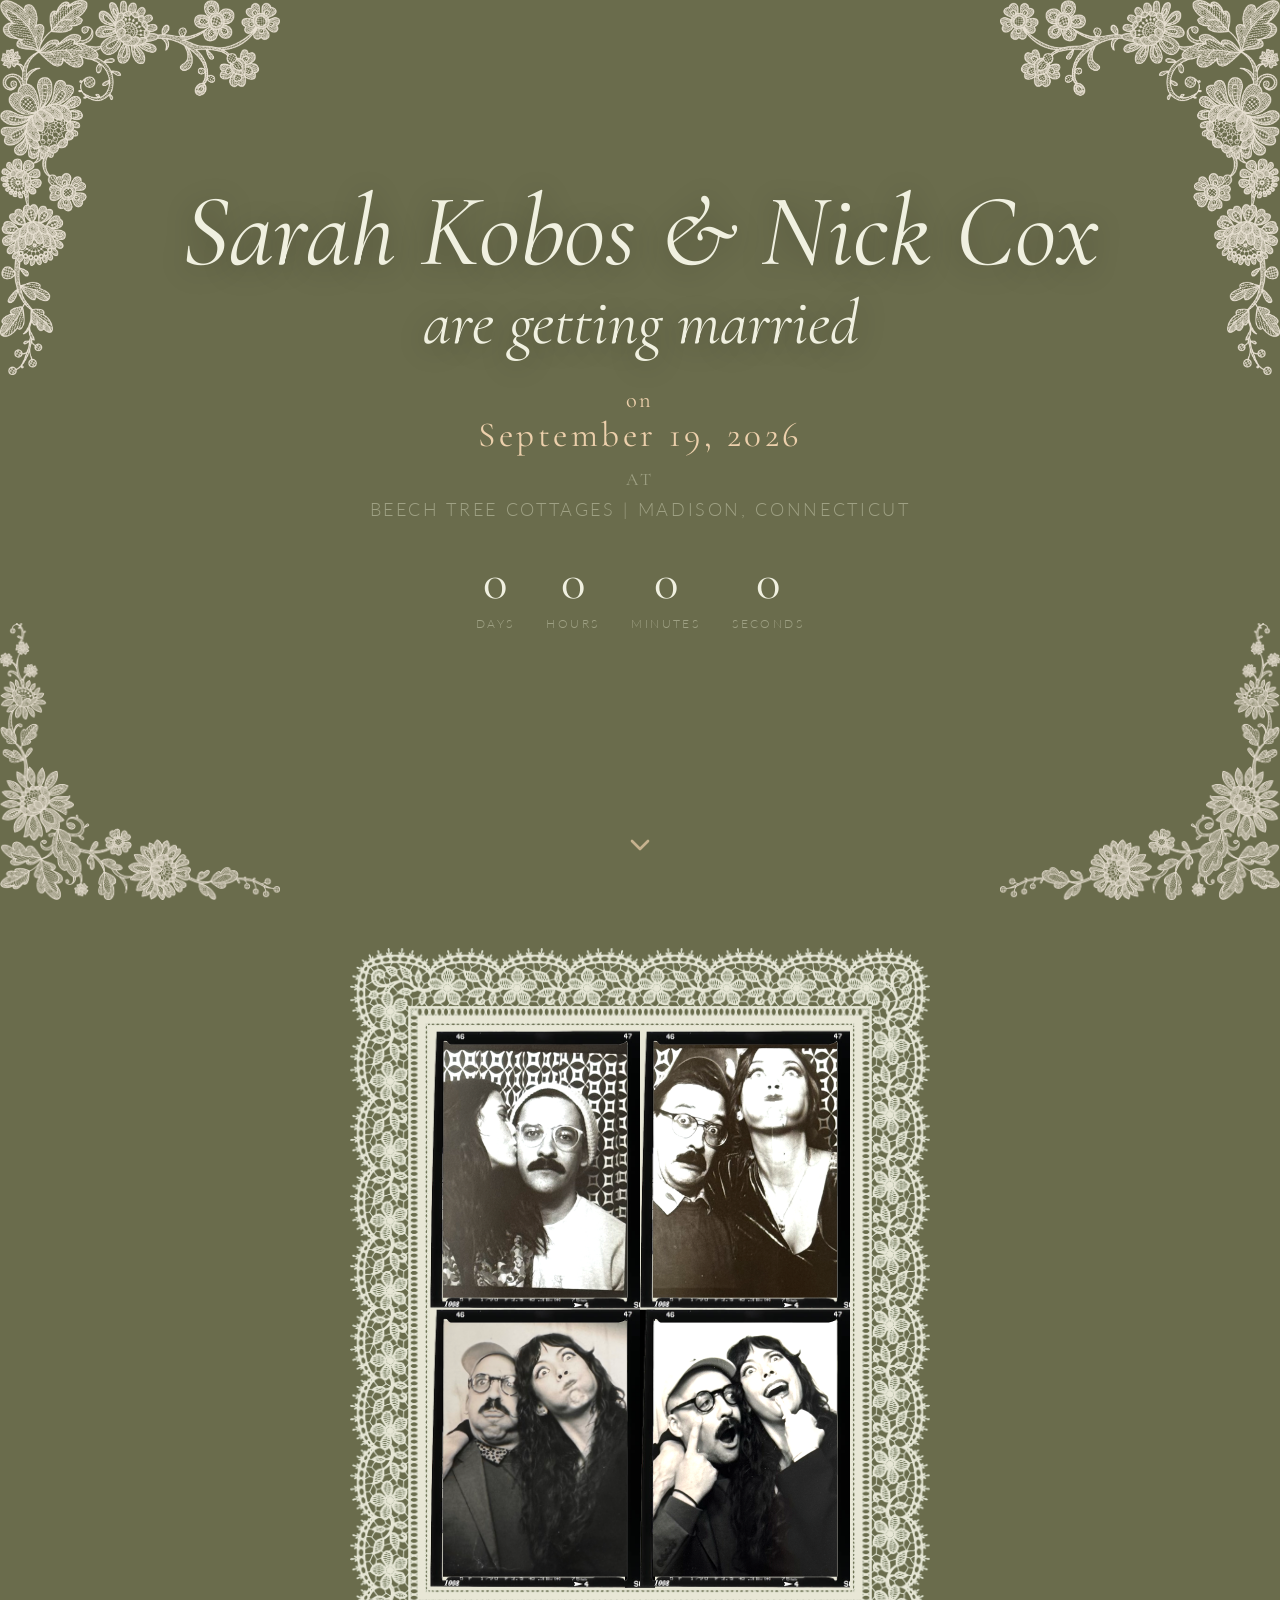
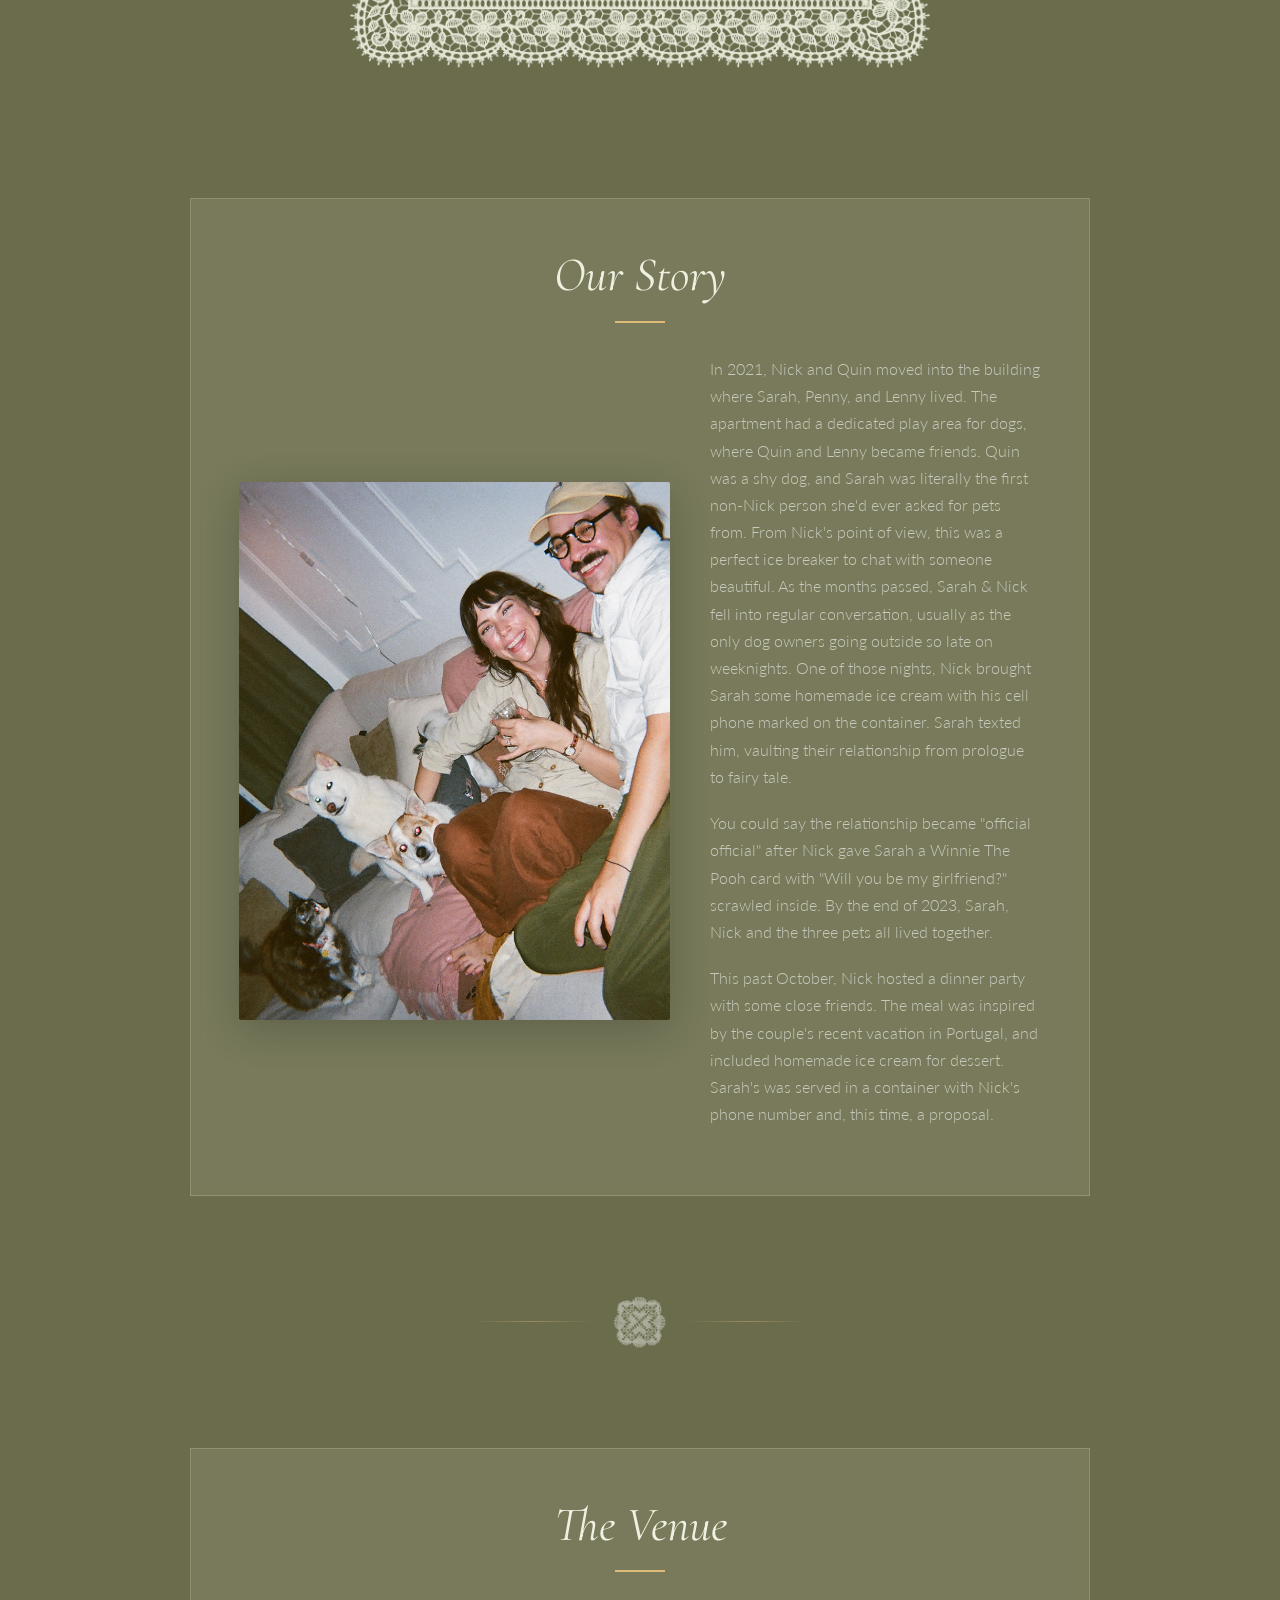
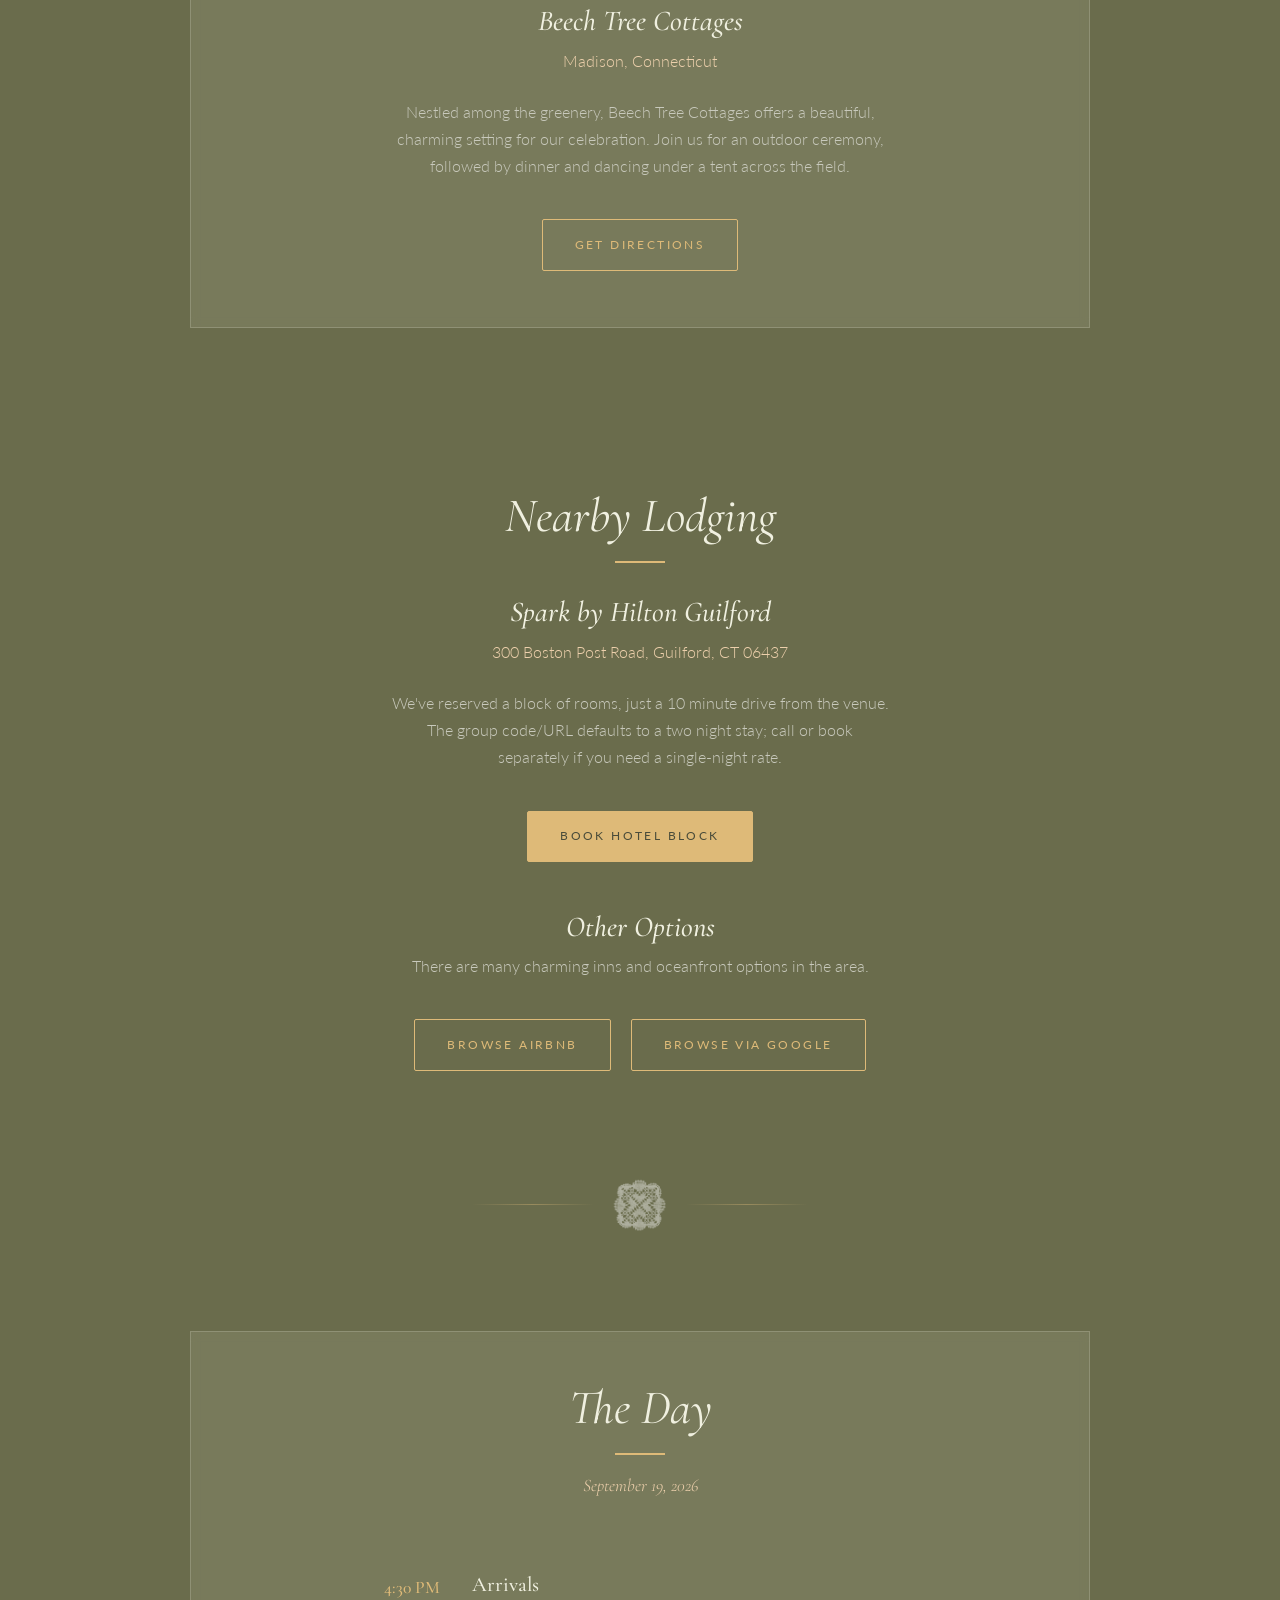
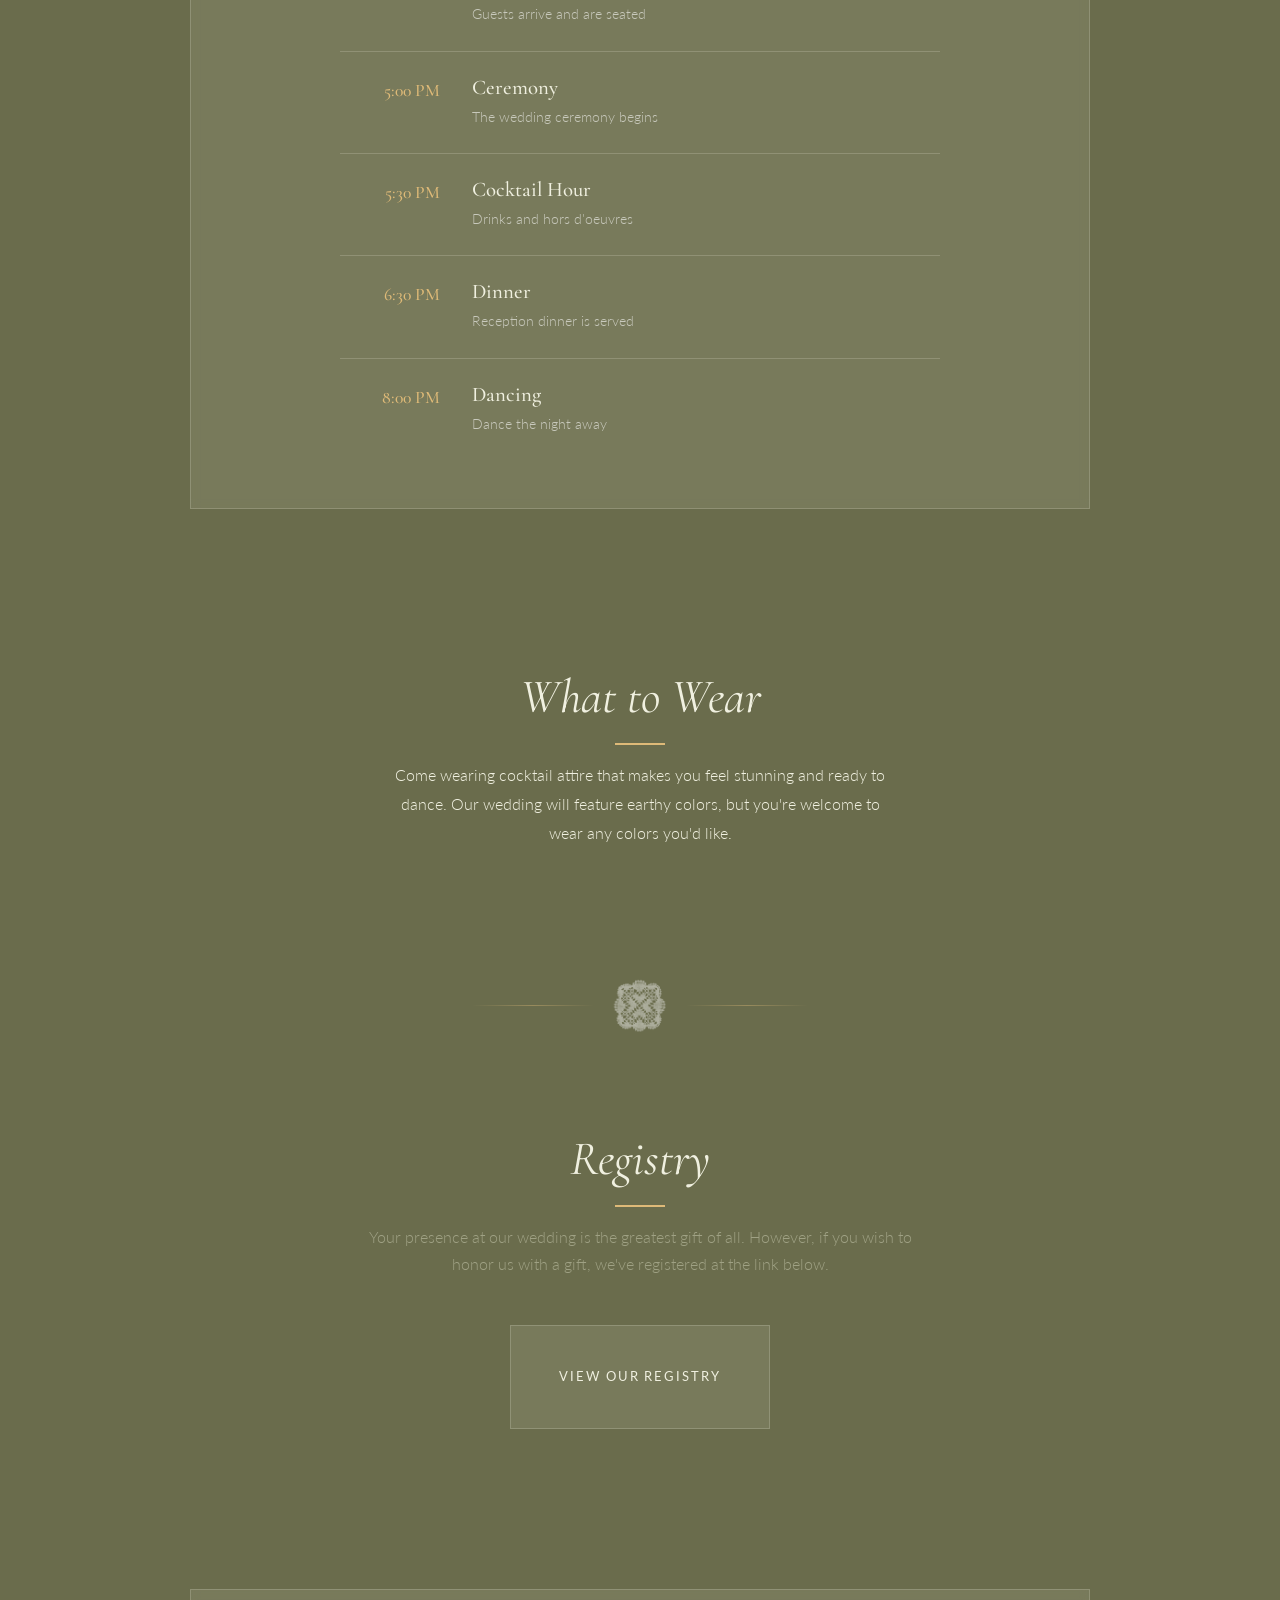
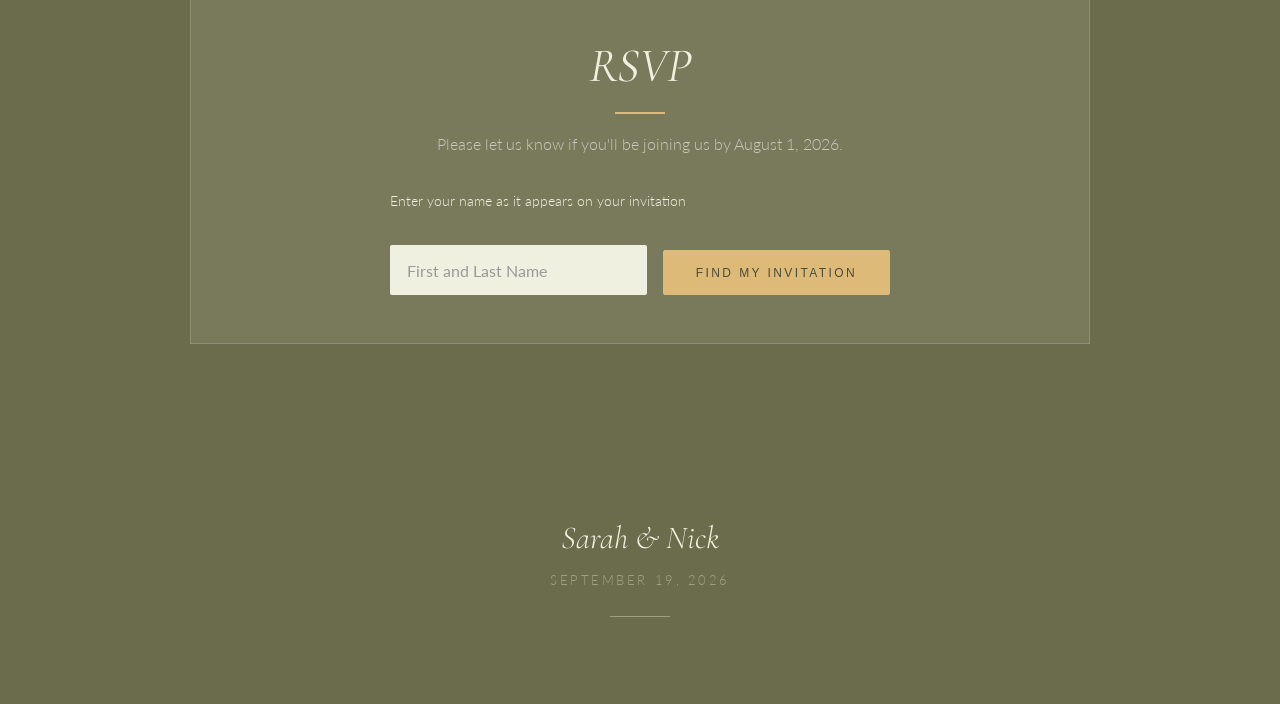
<file: index.html>
<!DOCTYPE html>
<html lang="en">
<head>
    <meta charset="UTF-8">
    <meta name="viewport" content="width=device-width, initial-scale=1.0">
    <title>Sarah & Nick | September 19, 2026</title>
    <meta name="description" content="Join us for the wedding of Sarah Kobos and Nick Cox on September 19, 2026 at Beech Tree Cottages in Madison, CT">

    <!-- Fonts -->
    <link rel="preconnect" href="https://fonts.googleapis.com">
    <link rel="preconnect" href="https://fonts.gstatic.com" crossorigin>
    <link href="https://fonts.googleapis.com/css2?family=Cormorant+Garamond:ital,wght@0,400;0,500;0,600;1,400;1,500;1,600&family=Lato:wght@300;400;700&display=swap" rel="stylesheet">

    <link rel="stylesheet" href="styles.css">
</head>
<body>
    <!-- Fixed Lace Corner Decorations -->
    <img src="assets/images/decorative/lace_topleftcorner.png" alt="" class="fixed-lace fixed-lace-tl" aria-hidden="true">
    <img src="assets/images/decorative/lace_topleftcorner.png" alt="" class="fixed-lace fixed-lace-tr" aria-hidden="true">
    <img src="assets/images/decorative/lace_bottomrightcorner.png" alt="" class="fixed-lace fixed-lace-bl" aria-hidden="true">
    <img src="assets/images/decorative/lace_bottomrightcorner.png" alt="" class="fixed-lace fixed-lace-br" aria-hidden="true">

    <!-- Hero Section - Clean & Bold -->
    <section class="hero" id="home">
        <div class="hero-content">
            <h1 class="hero-names"><span class="names-line">Sarah Kobos & Nick Cox</span><span class="getting-married">are getting married</span></h1>
            <p class="hero-on">on</p>
            <p class="hero-date">September 19, 2026</p>
            <p class="hero-at">at</p>
            <p class="hero-location">Beech Tree Cottages | Madison, Connecticut</p>
            <div class="countdown" id="countdown">
                <div class="countdown-item">
                    <span class="countdown-number" id="days">---</span>
                    <span class="countdown-label">Days</span>
                </div>
                <div class="countdown-item">
                    <span class="countdown-number" id="hours">--</span>
                    <span class="countdown-label">Hours</span>
                </div>
                <div class="countdown-item">
                    <span class="countdown-number" id="minutes">--</span>
                    <span class="countdown-label">Minutes</span>
                </div>
                <div class="countdown-item">
                    <span class="countdown-number" id="seconds">--</span>
                    <span class="countdown-label">Seconds</span>
                </div>
            </div>
        </div>
        <a href="#story" class="scroll-indicator" aria-label="Scroll to content">
            <svg width="32" height="32" viewBox="0 0 24 24" fill="none" stroke="currentColor" stroke-width="2" stroke-linecap="round" stroke-linejoin="round">
                <polyline points="6 9 12 15 18 9"></polyline>
            </svg>
        </a>
    </section>

    <!-- Main Content -->
    <main class="main-content">

        <!-- Photobooth Section with Lace Frame -->
        <section class="section photobooth-section" id="photobooth">
            <div class="lace-frame-container">
                <img src="assets/images/decorative/lace 6.png" alt="" class="lace-frame-bg" aria-hidden="true">
                <div class="photobooth-grid" id="photoboothGrid">
                    <div class="photobooth-cell" data-index="0">
                        <img src="assets/images/decorative/filmframe.png" alt="" class="film-frame" aria-hidden="true">
                        <img src="assets/images/photos/v2_v1.png" alt="Sarah and Nick" class="photobooth-photo">
                    </div>
                    <div class="photobooth-cell" data-index="1">
                        <img src="assets/images/decorative/filmframe.png" alt="" class="film-frame" aria-hidden="true">
                        <img src="assets/images/photos/v2_v6.png" alt="Sarah and Nick" class="photobooth-photo">
                    </div>
                    <div class="photobooth-cell" data-index="2">
                        <img src="assets/images/decorative/filmframe.png" alt="" class="film-frame" aria-hidden="true">
                        <img src="assets/images/photos/v2_v11.png" alt="Sarah and Nick" class="photobooth-photo">
                    </div>
                    <div class="photobooth-cell" data-index="3">
                        <img src="assets/images/decorative/filmframe.png" alt="" class="film-frame" aria-hidden="true">
                        <img src="assets/images/photos/v2_v16.png" alt="Sarah and Nick" class="photobooth-photo">
                    </div>
                </div>
            </div>
        </section>

        <!-- Our Story Section -->
        <section class="section story-section" id="story">
            <div class="section-content">
                <h2 class="section-title">Our Story</h2>
                <div class="story-content">
                    <div class="story-image">
                        <img src="assets/images/photos/proposal.jpeg" alt="Sarah and Nick's proposal">
                    </div>
                    <div class="story-text">
                        <p>In 2021, Nick and Quin moved into the building where Sarah, Penny, and Lenny lived. The apartment had a dedicated play area for dogs, where Quin and Lenny became friends. Quin was a shy dog, and Sarah was literally the first non-Nick person she'd ever asked for pets from. From Nick's point of view, this was a perfect ice breaker to chat with someone beautiful. As the months passed, Sarah & Nick fell into regular conversation, usually as the only dog owners going outside so late on weeknights. One of those nights, Nick brought Sarah some homemade ice cream with his cell phone marked on the container. Sarah texted him, vaulting their relationship from prologue to fairy tale.</p>
                        <p>You could say the relationship became "official official" after Nick gave Sarah a Winnie The Pooh card with "Will you be my girlfriend?" scrawled inside. By the end of 2023, Sarah, Nick and the three pets all lived together.</p>
                        <p>This past October, Nick hosted a dinner party with some close friends. The meal was inspired by the couple's recent vacation in Portugal, and included homemade ice cream for dessert. Sarah's was served in a container with Nick's phone number and, this time, a proposal.</p>
                    </div>
                </div>
            </div>
        </section>

        <!-- Lace Divider -->
        <div class="lace-divider">
            <img src="assets/images/decorative/lacesquare.png" alt="" aria-hidden="true">
        </div>

        <!-- Venue Section -->
        <section class="section venue-section" id="venue">
            <div class="section-content">
                <h2 class="section-title">The Venue</h2>
                <div class="venue-content">
                    <div class="venue-info">
                        <h3>Beech Tree Cottages</h3>
                        <p class="venue-address">Madison, Connecticut</p>
                        <p class="venue-description">Nestled among the greenery, Beech Tree Cottages offers a beautiful, charming setting for our celebration. Join us for an outdoor ceremony, followed by dinner and dancing under a tent across the field.</p>
                        <a href="https://maps.google.com" target="_blank" rel="noopener noreferrer" class="btn btn-outline">Get Directions</a>
                    </div>
                </div>
            </div>
        </section>

        <!-- Lodging Section -->
        <section class="section lodging-section" id="lodging">
            <div class="section-content">
                <h2 class="section-title">Nearby Lodging</h2>
                <div class="venue-content">
                    <div class="venue-info">
                        <h3>Spark by Hilton Guilford</h3>
                        <p class="venue-address">300 Boston Post Road, Guilford, CT 06437</p>
                        <p class="venue-description">We've reserved a block of rooms, just a 10 minute drive from the venue. The group code/URL defaults to a two night stay; call or book separately if you need a single-night rate.</p>
                        <a href="https://www.hilton.com/en/book/reservation/rooms/?ctyhocn=HVNPTPE&arrivalDate=2026-09-18&departureDate=2026-09-20&groupCode=904&room1NumAdults=1&cid=OM%2CWW%2CHILTONLINK%2CEN%2CDirectLink" target="_blank" rel="noopener noreferrer" class="btn btn-primary">Book Hotel Block</a>
                    </div>
                    <div class="venue-info">
                        <h3>Other Options</h3>
                        <p class="venue-description">There are many charming inns and oceanfront options in the area.</p>
                        <a href="https://www.airbnb.com/s/1187-Boston-Post-Rd--Madison--CT-06443/homes?refinement_paths%5B%5D=%2Fhomes&date_picker_type=calendar&checkin=2026-09-19&checkout=2026-09-20&search_type=user_map_move&flexible_trip_lengths%5B%5D=one_week&monthly_start_date=2026-04-01&monthly_length=3&monthly_end_date=2026-07-01&price_filter_input_type=2&price_filter_num_nights=1&channel=EXPLORE&zoom_level=13.427325879506482&place_id=ChIJgVWkFt8o5okRwGaroDWI2jg&acp_id=t-g-ChIJgVWkFt8o5okRwGaroDWI2jg&query=1187%20Boston%20Post%20Rd%2C%20Madison%2C%20CT%2006443&search_mode=regular_search&ne_lat=41.30515937374793&ne_lng=-72.52285895328262&sw_lat=41.243855600524334&sw_lng=-72.61036582193046&zoom=13.427325879506482&search_by_map=true" target="_blank" rel="noopener noreferrer" class="btn btn-outline">Browse Airbnb</a>
                        <a href="https://www.google.com/maps/search/lodging+near+beech+tree+cottages+madison+ct/@41.2755858,-72.582721,13.54z/data=!4m2!2m1!6e3?entry=ttu&g_ep=EgoyMDI2MDMyMi4wIKXMDSoASAFQAw%3D%3D" target="_blank" rel="noopener noreferrer" class="btn btn-outline">Browse via Google</a>
                    </div>
                </div>
            </div>
        </section>

        <!-- Lace Divider -->
        <div class="lace-divider">
            <img src="assets/images/decorative/lacesquare.png" alt="" aria-hidden="true">
        </div>

        <!-- Schedule Section -->
        <section class="section schedule-section" id="schedule">
            <div class="section-content">
                <h2 class="section-title">The Day</h2>
                <p class="section-subtitle">September 19, 2026</p>
                <div class="schedule-timeline">
                    <div class="schedule-item">
                        <div class="schedule-time">4:30 PM</div>
                        <div class="schedule-details">
                            <h3>Arrivals</h3>
                            <p>Guests arrive and are seated</p>
                        </div>
                    </div>
                    <div class="schedule-item">
                        <div class="schedule-time">5:00 PM</div>
                        <div class="schedule-details">
                            <h3>Ceremony</h3>
                            <p>The wedding ceremony begins</p>
                        </div>
                    </div>
                    <div class="schedule-item">
                        <div class="schedule-time">5:30 PM</div>
                        <div class="schedule-details">
                            <h3>Cocktail Hour</h3>
                            <p>Drinks and hors d'oeuvres</p>
                        </div>
                    </div>
                    <div class="schedule-item">
                        <div class="schedule-time">6:30 PM</div>
                        <div class="schedule-details">
                            <h3>Dinner</h3>
                            <p>Reception dinner is served</p>
                        </div>
                    </div>
                    <div class="schedule-item">
                        <div class="schedule-time">8:00 PM</div>
                        <div class="schedule-details">
                            <h3>Dancing</h3>
                            <p>Dance the night away</p>
                        </div>
                    </div>
                </div>
            </div>
        </section>

        <!-- What to Wear Section -->
        <section class="section attire-section" id="attire">
            <div class="section-content">
                <h2 class="section-title">What to Wear</h2>
                <p class="attire-description">Come wearing cocktail attire that makes you feel stunning and ready to dance. Our wedding will feature earthy colors, but you're welcome to wear any colors you'd like.</p>
            </div>
        </section>

        <!-- Lace Divider -->
        <div class="lace-divider">
            <img src="assets/images/decorative/lacesquare.png" alt="" aria-hidden="true">
        </div>

        <!-- Registry Section -->
        <section class="section registry-section" id="registry">
            <div class="section-content">
                <h2 class="section-title">Registry</h2>
                <p class="registry-intro">Your presence at our wedding is the greatest gift of all. However, if you wish to honor us with a gift, we've registered at the link below.</p>
                <div class="registry-links">
                    <a href="https://www.zola.com/registry/koboscox/" target="_blank" rel="noopener noreferrer" class="registry-card">
                        <span>View Our Registry</span>
                    </a>
                </div>
            </div>
        </section>

        <!-- RSVP Section -->
        <section class="section rsvp-section" id="rsvp">
            <div class="section-content">
                <h2 class="section-title">RSVP</h2>
                <p class="rsvp-intro">Please let us know if you'll be joining us by August 1, 2026.</p>

                <!-- Step 1: Name Lookup -->
                <div id="rsvpLookup" class="rsvp-step">
                    <form id="rsvpLookupForm" class="rsvp-form">
                        <label for="guestNameInput" class="rsvp-label">Enter your name as it appears on your invitation</label>
                        <div class="rsvp-lookup-row">
                            <input type="text" id="guestNameInput" class="rsvp-input" placeholder="First and Last Name" required>
                            <button type="submit" class="btn btn-primary">Find My Invitation</button>
                        </div>
                        <p id="lookupError" class="rsvp-error" hidden>
                            We couldn't find that name. Please try again or contact <a href="mailto:nicholasericcox@gmail.com">nicholasericcox@gmail.com</a> for assistance.
                        </p>
                    </form>
                </div>

                <!-- Step 2: RSVP Form (shown after successful lookup) -->
                <div id="rsvpForm" class="rsvp-step" hidden>
                    <button type="button" id="rsvpBackBtn" class="rsvp-back-btn">&larr; Search for a different name</button>
                    <form id="rsvpResponseForm" class="rsvp-form">
                        <p class="rsvp-household-intro">Please respond for your party:</p>

                        <!-- Guest list will be populated by JavaScript -->
                        <div id="rsvpGuestList" class="rsvp-guest-list"></div>

                        <!-- Plus One Section (shown if allowed) -->
                        <div id="rsvpPlusOne" class="rsvp-plus-one" hidden>
                            <div class="rsvp-plus-one-header">
                                <label class="rsvp-checkbox-label">
                                    <input type="checkbox" id="bringingPlusOne">
                                    <span>I'm bringing a guest (+1)</span>
                                </label>
                            </div>
                            <div id="plusOneDetails" class="rsvp-plus-one-details" hidden>
                                <div class="rsvp-field">
                                    <label for="plusOneName" class="rsvp-label">Guest's Full Name</label>
                                    <input type="text" id="plusOneName" class="rsvp-input" placeholder="First and Last Name">
                                </div>
                                <div class="rsvp-meal-label">Meal preference:</div>
                                <div class="rsvp-meal-options">
                                    <label class="rsvp-radio-label rsvp-meal-option">
                                        <input type="radio" name="plusOneMeal" value="seafood" id="plusOneSeafood" checked>
                                        <span>Happy with Seafood Entrees</span>
                                    </label>
                                    <label class="rsvp-radio-label rsvp-meal-option">
                                        <input type="radio" name="plusOneMeal" value="vegan" id="plusOneVegan">
                                        <span>Vegan Entree (Pasta Pomodoro)</span>
                                    </label>
                                </div>
                            </div>
                        </div>

                        <!-- Email -->
                        <div class="rsvp-field rsvp-email-field">
                            <label for="rsvpEmail" class="rsvp-label">Your Email (for confirmation)</label>
                            <input type="email" id="rsvpEmail" class="rsvp-input" placeholder="email@example.com" required>
                        </div>

                        <!-- Submit -->
                        <button type="submit" id="rsvpSubmitBtn" class="btn btn-primary rsvp-submit">Submit RSVP</button>
                        <p id="rsvpFormError" class="rsvp-error" hidden></p>
                    </form>
                </div>

                <!-- Step 3: Success Message -->
                <div id="rsvpSuccess" class="rsvp-step" hidden>
                    <div class="rsvp-success-message">
                        <h3>Thank You!</h3>
                        <p>Your RSVP has been received. A confirmation email has been sent to <span id="confirmationEmail"></span>.</p>
                        <div id="rsvpSummary" class="rsvp-summary"></div>
                    </div>
                </div>
            </div>
        </section>

    </main>

    <!-- Footer -->
    <footer class="site-footer">
        <div class="footer-content">
            <div class="footer-names">Sarah & Nick</div>
            <div class="footer-date">September 19, 2026</div>
            <div class="footer-lace"></div>
        </div>
    </footer>

    <script src="guests.js"></script>
    <script src="script.js"></script>
</body>
</html>
</file>
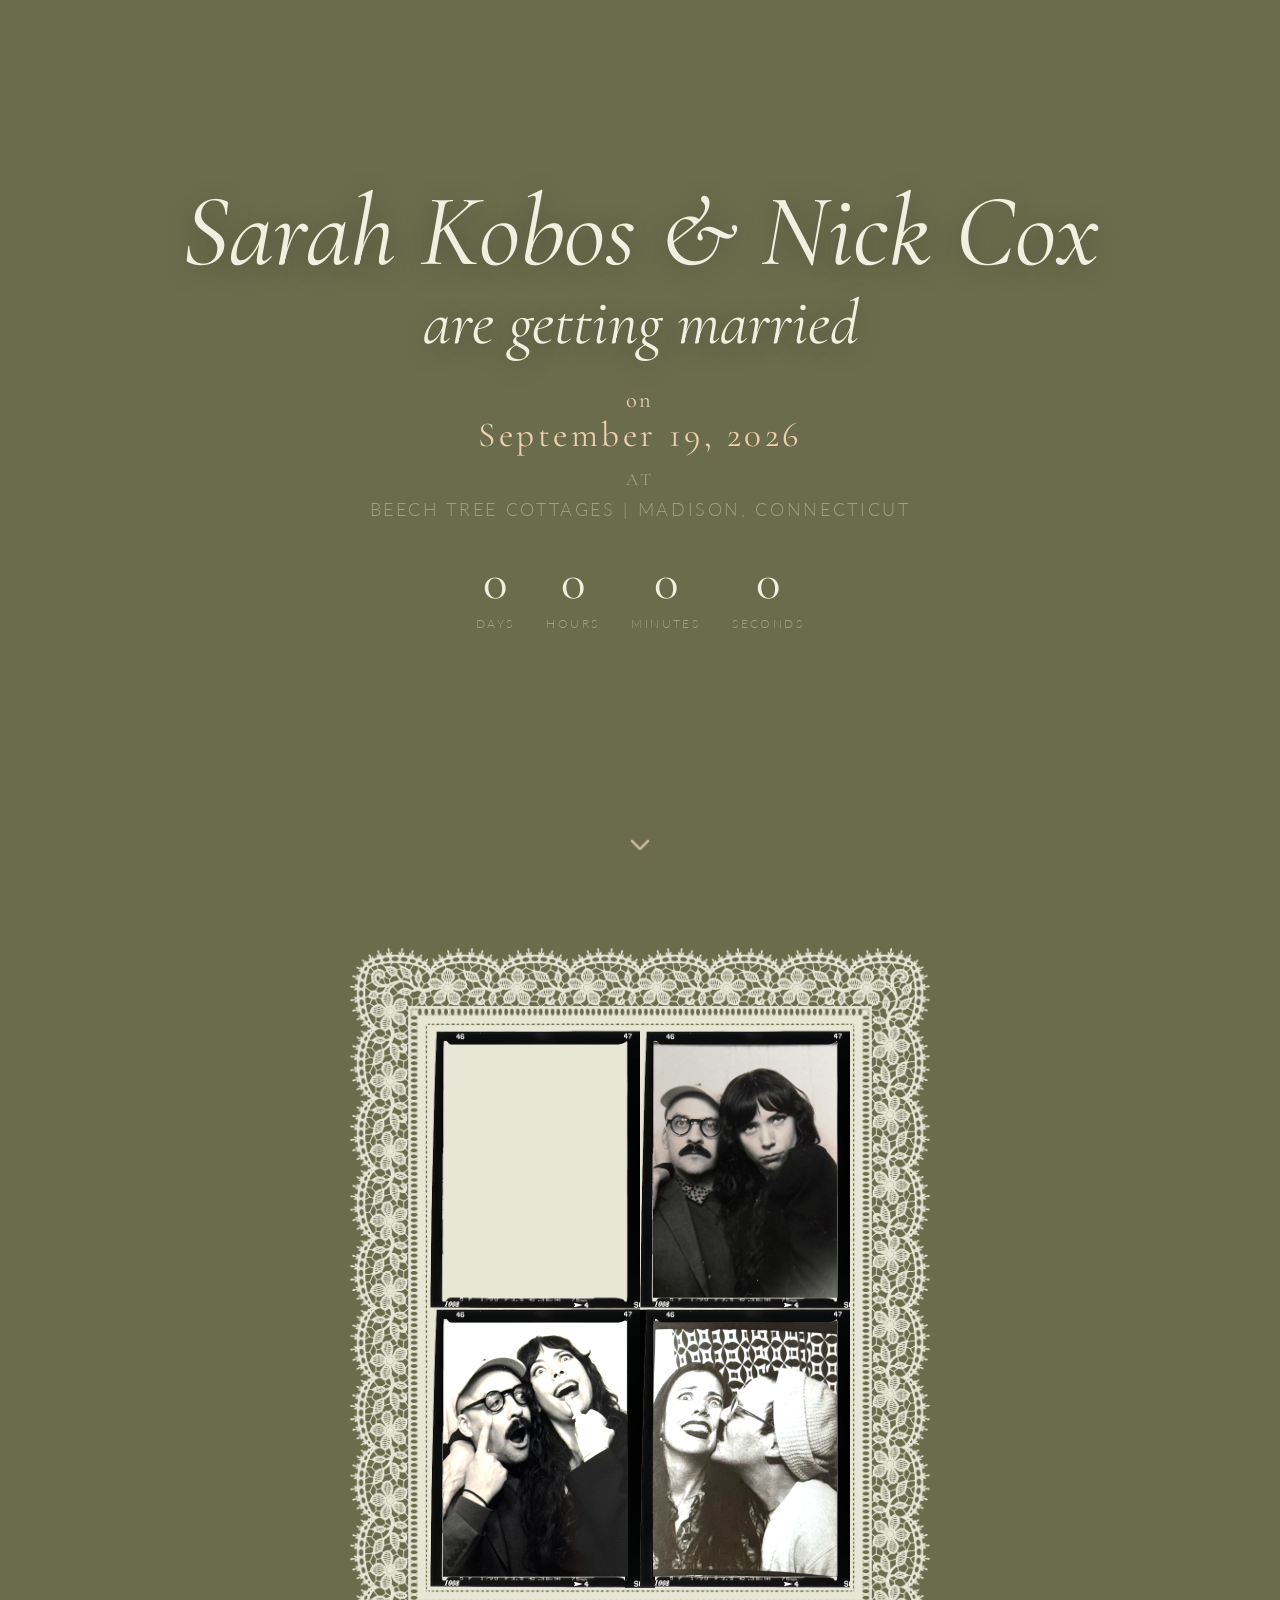
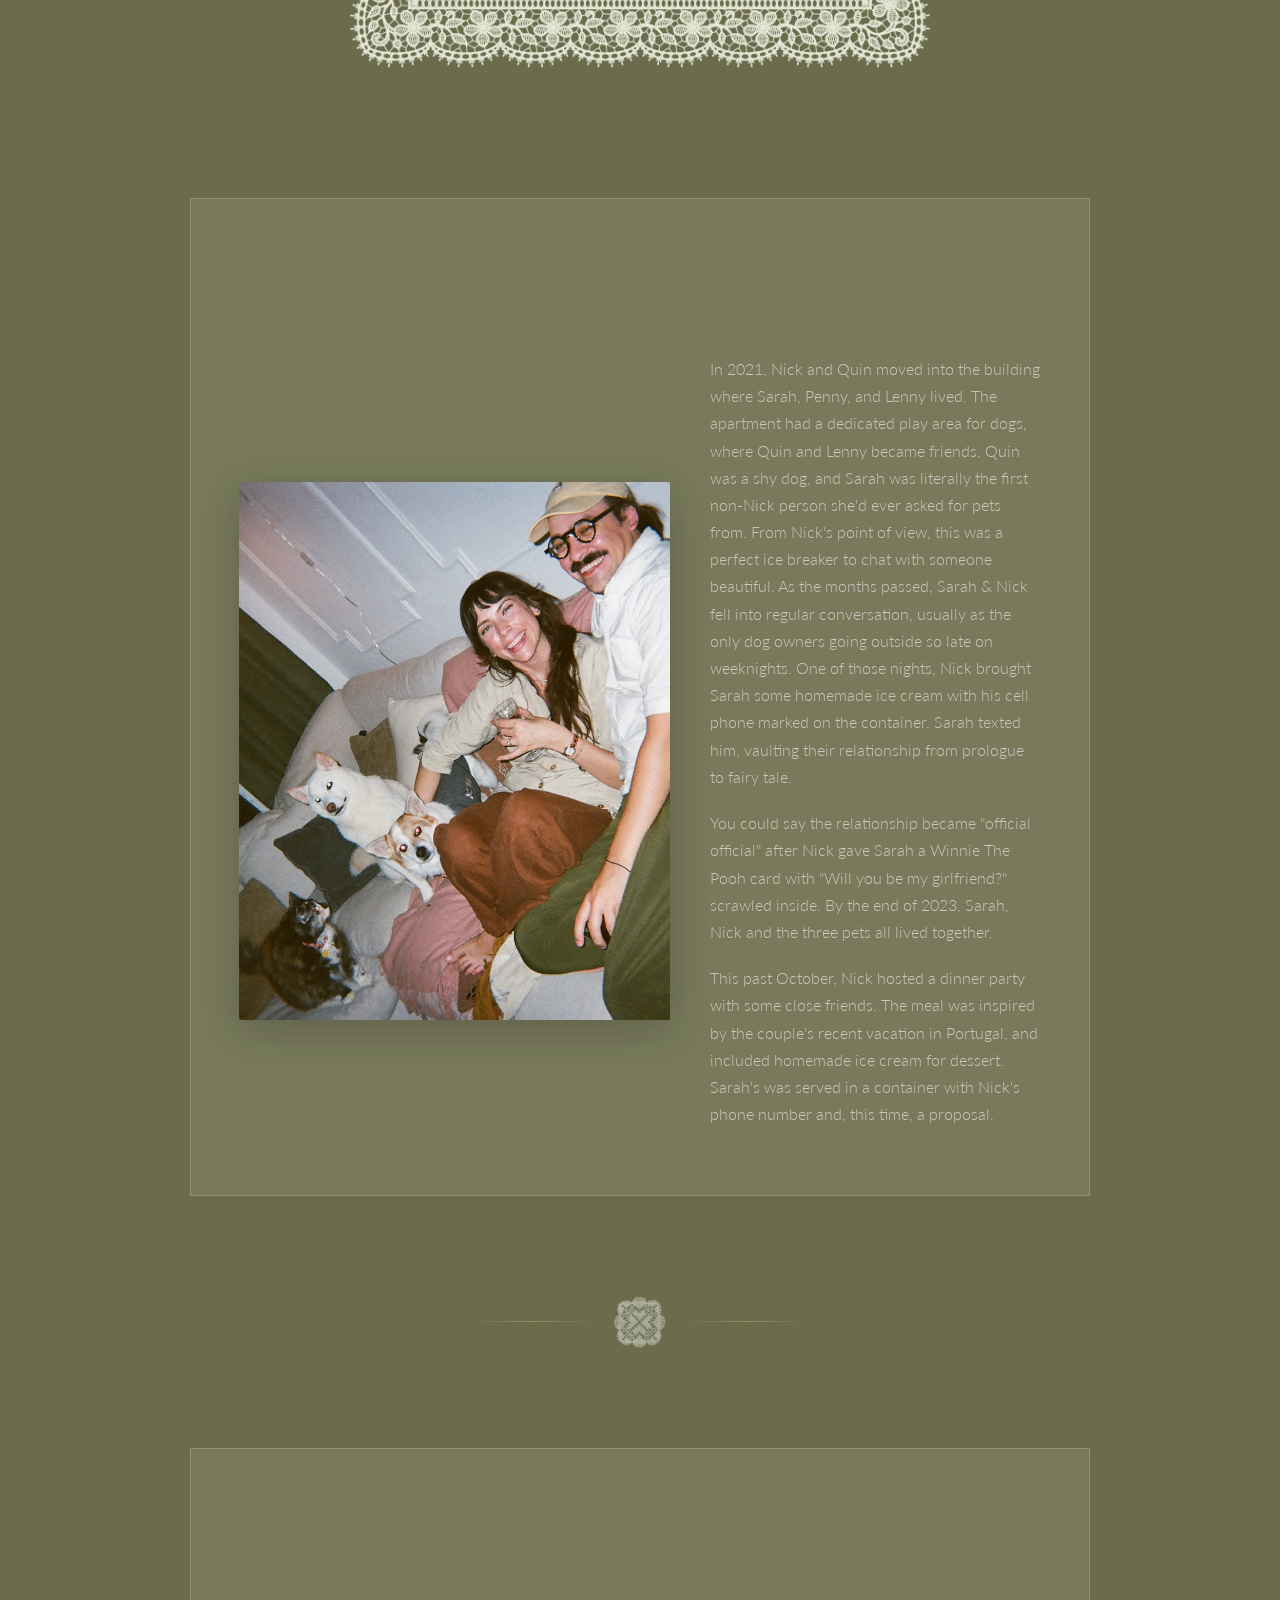
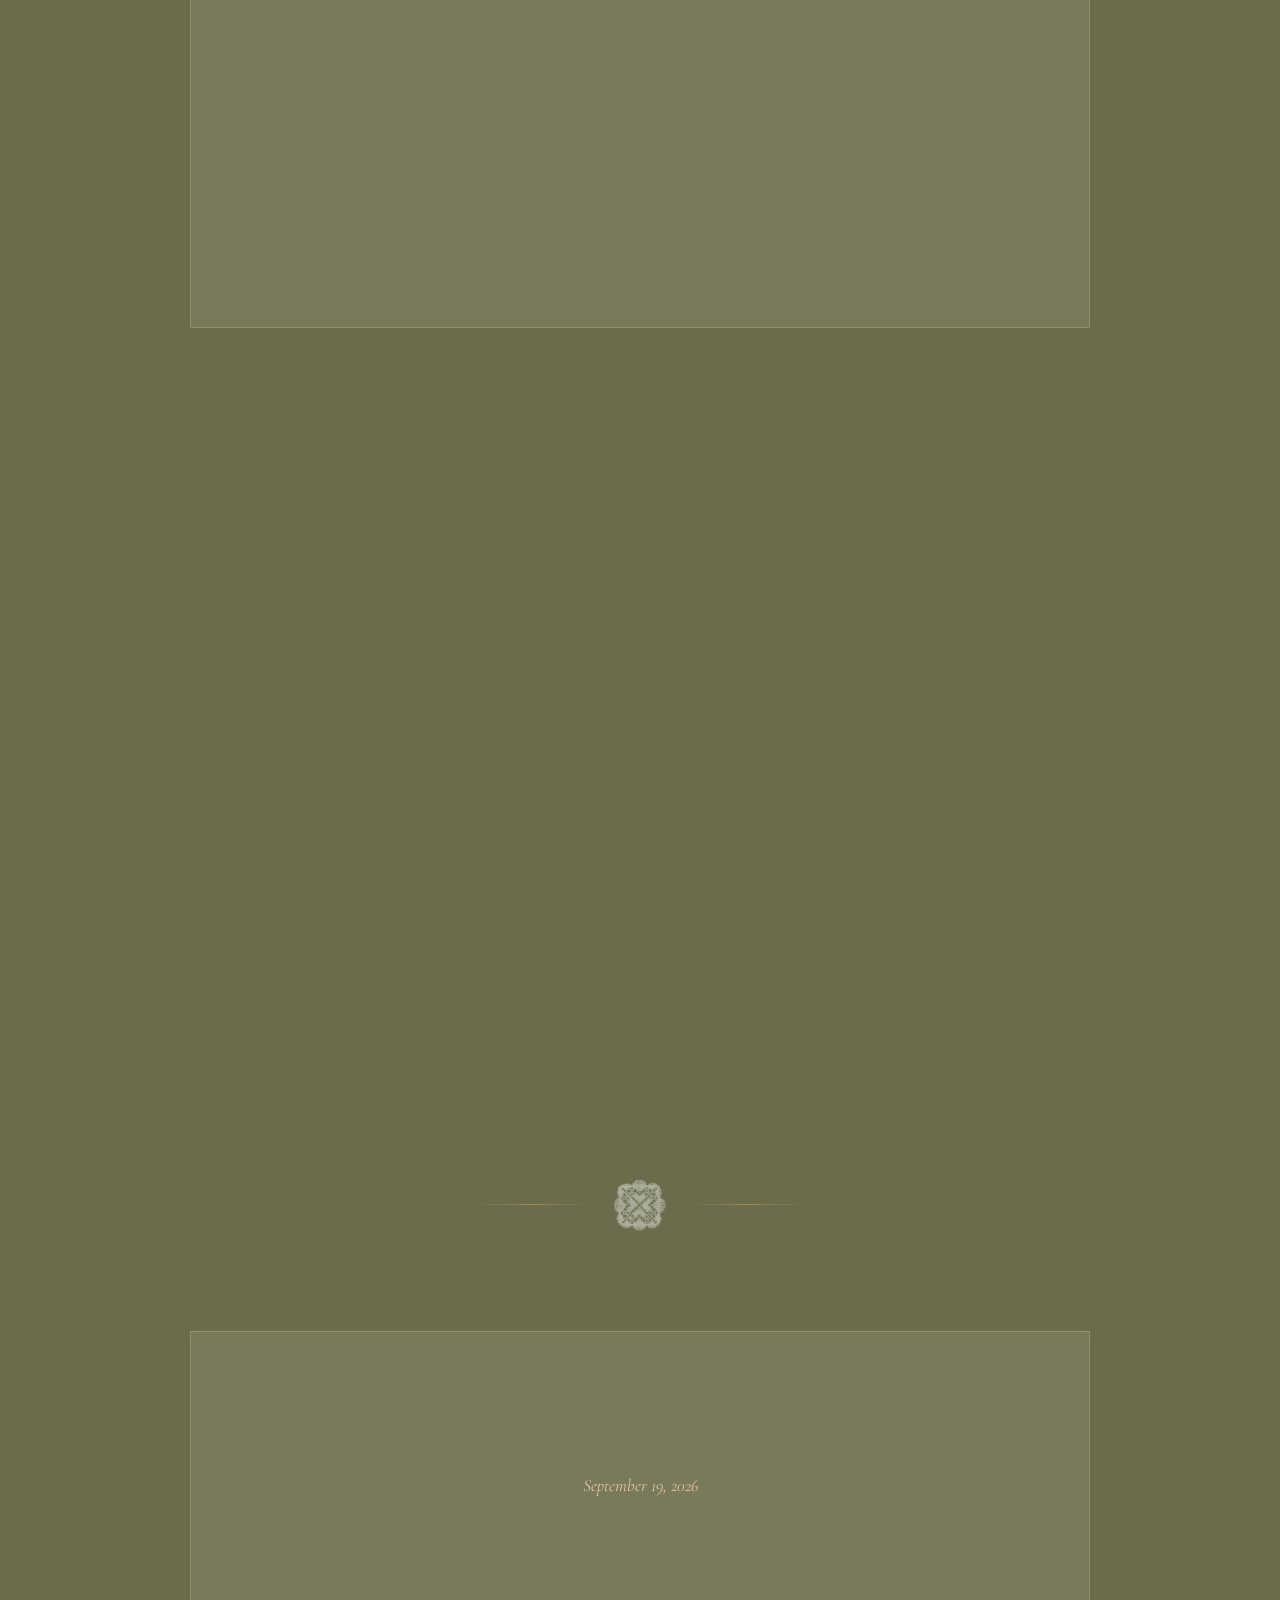
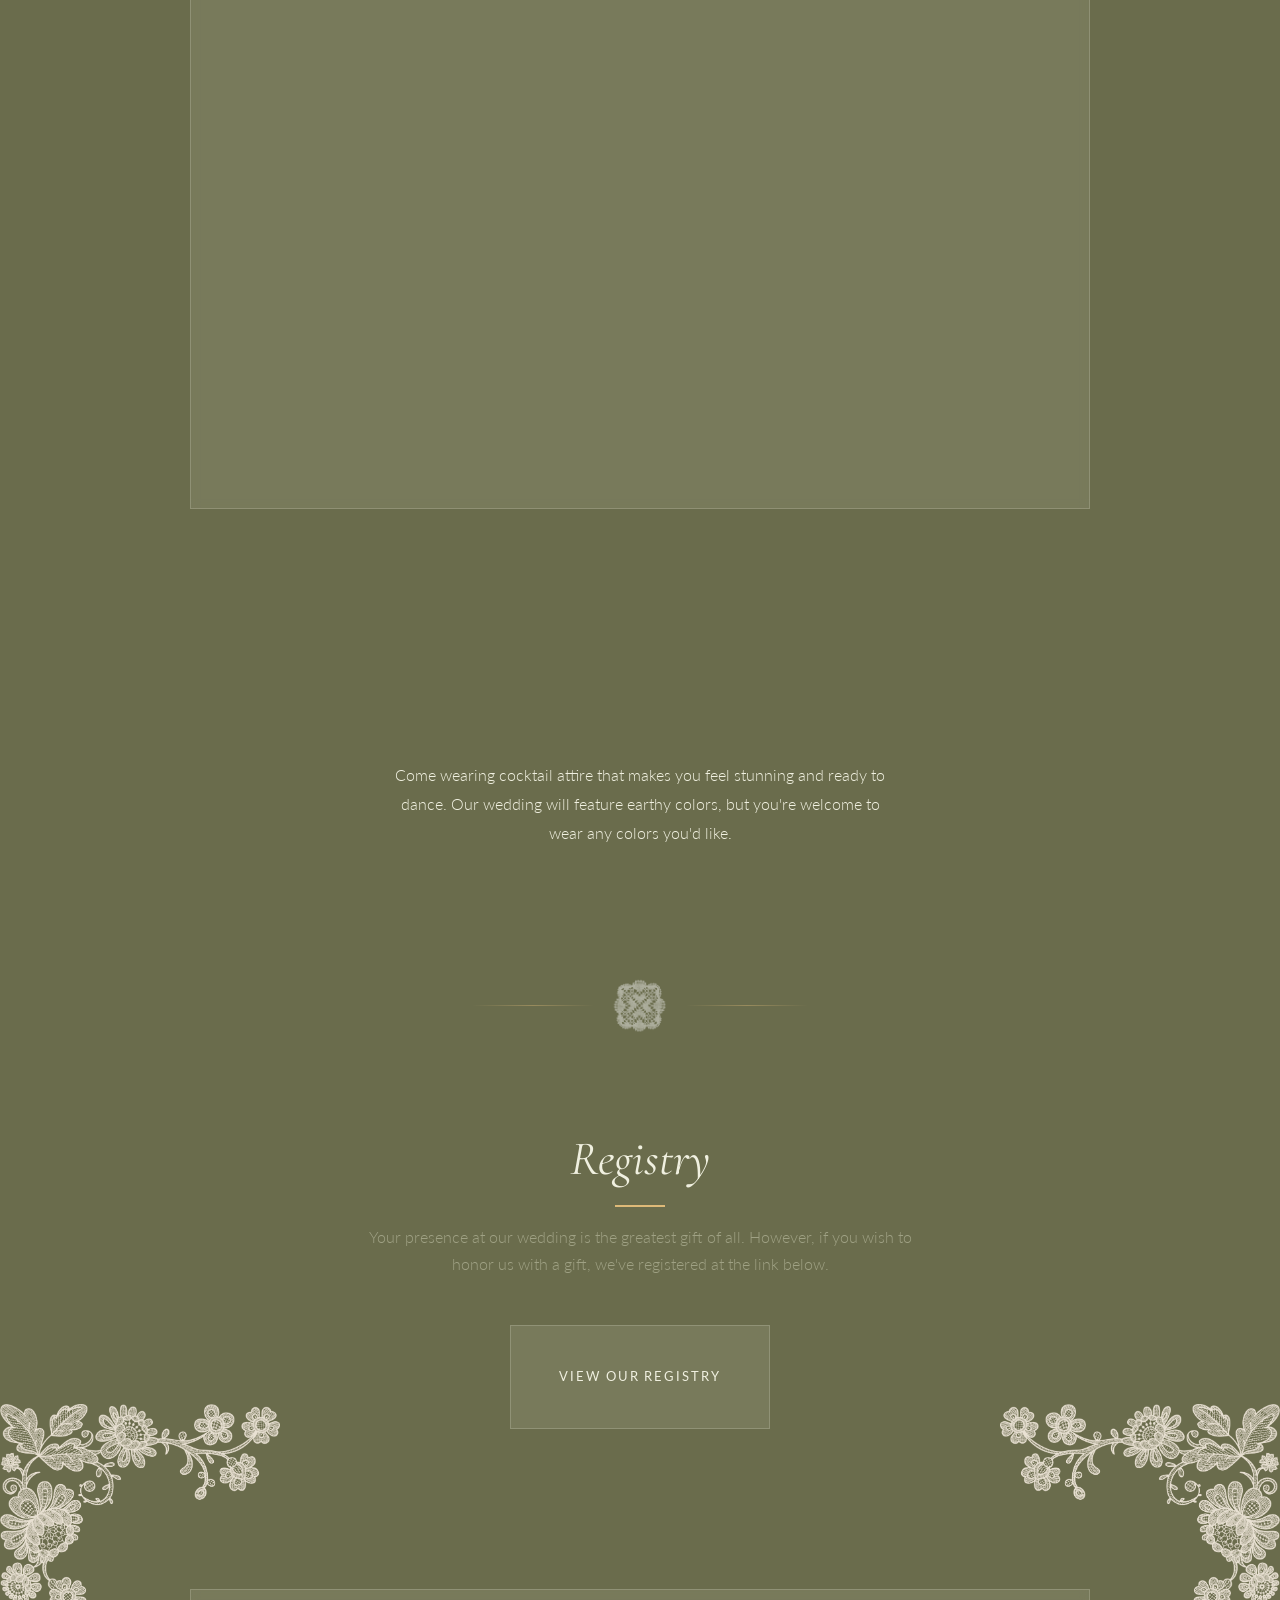
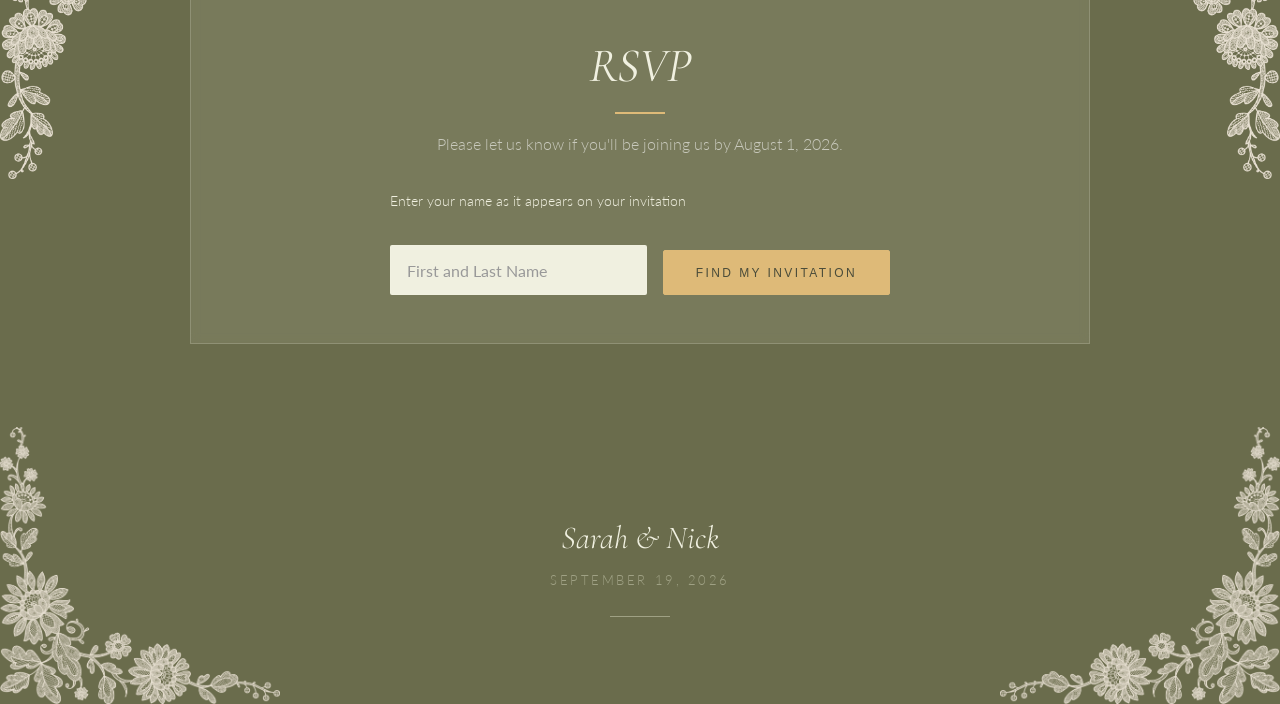
<file: rsvp/index.html>
<!DOCTYPE html>
<html lang="en">
<head>
    <meta charset="UTF-8">
    <meta http-equiv="refresh" content="0; url=../#rsvp">
    <title>RSVP - Sarah &amp; Nick</title>
</head>
<body>
    <p>Redirecting to <a href="../#rsvp">RSVP</a>...</p>
</body>
</html>
</file>
<file: styles.css>
/* ==========================================================================
   Sarah & Nick Wedding Website - Version 2 (Forest Green)
   Bold experimental version with green background
   ========================================================================== */

:root {
    --color-cream: #F0F0E0;
    --color-tan: #EDD0AC;
    --color-burgundy: #833940;
    --color-gold: #DEBA78;
    --color-sage: #9FA184;
    --color-olive: #6A6C4C;
    --color-forest: #4a4c3a;

    --color-text: #F0F0E0;
    --color-text-dark: #3a3a3a;

    --font-heading: 'Cormorant Garamond', Georgia, serif;
    --font-body: 'Lato', 'Avenir', sans-serif;

    --nav-height: 70px;
    --transition-smooth: all 0.3s ease;
}

*, *::before, *::after {
    box-sizing: border-box;
    margin: 0;
    padding: 0;
}

html {
    scroll-behavior: smooth;
    font-size: 16px;
}

body {
    font-family: var(--font-body);
    font-weight: 300;
    line-height: 1.7;
    color: var(--color-text);
    background-color: var(--color-olive);
    overflow-x: hidden;
}

img {
    max-width: 100%;
    height: auto;
    display: block;
}

a {
    color: var(--color-tan);
    text-decoration: none;
    transition: var(--transition-smooth);
}

a:hover {
    color: var(--color-cream);
}

h1, h2, h3, h4, h5, h6 {
    font-family: var(--font-heading);
    font-weight: 500;
    line-height: 1.2;
}

/* ==========================================================================
   Navigation
   ========================================================================== */

.main-nav {
    position: fixed;
    top: 0;
    left: 0;
    right: 0;
    z-index: 1000;
    padding: 0 2rem;
    height: var(--nav-height);
    background: rgba(106, 108, 76, 0.95);
    backdrop-filter: blur(10px);
    box-shadow: 0 2px 20px rgba(0, 0, 0, 0.2);
    transition: var(--transition-smooth);
    transform: translateY(-100%);
    opacity: 0;
}

.main-nav.scrolled {
    transform: translateY(0);
    opacity: 1;
}

.nav-container {
    max-width: 1400px;
    margin: 0 auto;
    height: 100%;
    display: flex;
    align-items: center;
    justify-content: space-between;
}

.nav-logo {
    font-family: var(--font-heading);
    font-size: 1.5rem;
    font-style: italic;
    font-weight: 500;
    color: var(--color-cream);
    letter-spacing: 0.05em;
}

.nav-links {
    display: flex;
    align-items: center;
    gap: 2.5rem;
    list-style: none;
}

.nav-links a {
    font-size: 0.75rem;
    font-weight: 400;
    letter-spacing: 0.15em;
    text-transform: uppercase;
    color: var(--color-cream);
    position: relative;
}

.nav-links a::after {
    content: '';
    position: absolute;
    bottom: -4px;
    left: 0;
    width: 0;
    height: 1px;
    background: var(--color-gold);
    transition: width 0.3s ease;
}

.nav-links a:hover::after {
    width: 100%;
}

.nav-cta {
    padding: 0.6rem 1.2rem;
    border: 1px solid var(--color-gold);
    border-radius: 2px;
}

.nav-cta::after {
    display: none;
}

.nav-cta:hover {
    background: var(--color-gold);
    color: var(--color-forest) !important;
}

.nav-toggle {
    display: none;
    flex-direction: column;
    justify-content: space-between;
    width: 24px;
    height: 18px;
    background: transparent;
    border: none;
    cursor: pointer;
    padding: 0;
}

.nav-toggle span {
    display: block;
    width: 100%;
    height: 2px;
    background: var(--color-cream);
    transition: var(--transition-smooth);
}

/* ==========================================================================
   Hero Section - Clean & Bold
   ========================================================================== */

.hero {
    position: relative;
    min-height: 100vh;
    display: flex;
    align-items: center;
    justify-content: center;
    overflow: hidden;
    padding: 0 5% 10vh;
}

/* Fixed Lace Corner Decorations */
.fixed-lace {
    position: fixed;
    width: clamp(150px, 22vw, 280px);
    height: auto;
    pointer-events: none;
    z-index: 1000;
    opacity: 0.85;
}

.fixed-lace-tl {
    top: 0;
    left: 0;
}

.fixed-lace-tr {
    top: 0;
    right: 0;
    transform: scaleX(-1);
}

.fixed-lace-bl {
    bottom: 0;
    left: 0;
    transform: scaleX(-1);
}

.fixed-lace-br {
    bottom: 0;
    right: 0;
}

.hero-content {
    position: relative;
    z-index: 10;
    text-align: center;
}

.hero-names {
    font-family: var(--font-heading);
    font-weight: 400;
    font-style: italic;
    color: var(--color-cream);
    line-height: 1.1;
    margin-bottom: 1.8rem;
    text-shadow: 0 4px 30px rgba(0, 0, 0, 0.3);
}

.names-line {
    display: block;
    font-size: clamp(3.5rem, 8vw, 7rem);
    white-space: nowrap;
}

.getting-married {
    display: block;
    font-size: clamp(2.5rem, 5vw, 4rem);
    margin-top: 0;
}

.hero-on {
    font-family: var(--font-heading);
    font-size: 1.4rem;
    font-weight: 400;
    color: var(--color-tan);
    letter-spacing: 0.1em;
    margin: 0;
    padding: 0;
    line-height: 1.2;
}

.hero-date {
    font-family: var(--font-heading);
    font-size: 2.2rem;
    font-weight: 400;
    color: var(--color-tan);
    letter-spacing: 0.1em;
    margin: 0;
    padding: 0;
    line-height: 1.2;
}

.hero-at {
    font-family: var(--font-heading);
    font-size: 1.1rem;
    font-weight: 400;
    color: var(--color-sage);
    letter-spacing: 0.15em;
    text-transform: uppercase;
    margin: 0.8rem 0 0.3rem;
    padding: 0;
    line-height: 1.2;
}

.hero-location {
    font-size: 1.1rem;
    color: var(--color-sage);
    letter-spacing: 0.15em;
    text-transform: uppercase;
    margin-bottom: 2rem;
}

/* Countdown */
.countdown {
    display: flex;
    justify-content: center;
    gap: 2rem;
    margin-top: 1.2rem;
}

.countdown-item {
    display: flex;
    flex-direction: column;
    align-items: center;
}

.countdown-number {
    font-family: var(--font-heading);
    font-size: 3.2rem;
    font-weight: 400;
    color: var(--color-cream);
    line-height: 1;
}

.countdown-label {
    font-size: 0.75rem;
    letter-spacing: 0.2em;
    text-transform: uppercase;
    color: var(--color-sage);
    margin-top: 0.4rem;
}

/* Transparent couple image */
.hero-image {
    position: absolute;
    right: 5%;
    bottom: 0;
    width: 45%;
    max-width: 550px;
    z-index: 5;
}

.hero-image img {
    width: 100%;
    height: auto;
    filter: drop-shadow(0 20px 40px rgba(0, 0, 0, 0.3));
}

/* Scroll Indicator */
.scroll-indicator {
    position: absolute;
    bottom: 2rem;
    left: 50%;
    transform: translateX(-50%);
    z-index: 10;
    color: var(--color-tan);
    opacity: 0.7;
    transition: opacity 0.3s ease;
}

.scroll-indicator:hover {
    opacity: 1;
}

.scroll-indicator svg {
    animation: scrollBounce 2s ease-in-out infinite;
}

@keyframes scrollBounce {
    0%, 100% { transform: translateY(0); }
    50% { transform: translateY(6px); }
}

/* ==========================================================================
   Main Content
   ========================================================================== */

.main-content {
    position: relative;
    z-index: 10;
}

.section {
    padding: 5rem 2rem;
    position: relative;
}

.section-content {
    max-width: 900px;
    margin: 0 auto;
}

.section-title {
    font-family: var(--font-heading);
    font-size: clamp(2rem, 4vw, 3rem);
    font-style: italic;
    font-weight: 400;
    color: var(--color-cream);
    text-align: center;
    margin-bottom: 1rem;
}

.section-title::after {
    content: '';
    display: block;
    width: 50px;
    height: 2px;
    background: var(--color-gold);
    margin: 1rem auto 0;
}

.section-subtitle {
    font-family: var(--font-heading);
    font-size: 1.1rem;
    font-style: italic;
    color: var(--color-tan);
    text-align: center;
    margin-bottom: 3rem;
}

/* ==========================================================================
   Our Story Section - With Painting Background
   ========================================================================== */

.story-section {
    position: relative;
}

.story-section .section-content {
    position: relative;
    background: rgba(240, 240, 224, 0.1);
    padding: 3rem;
    border: 1px solid rgba(240, 240, 224, 0.2);
    backdrop-filter: blur(5px);
    overflow: hidden;
}

.story-section .section-title {
    color: var(--color-cream);
}

.story-content {
    display: grid;
    grid-template-columns: 1.3fr 1fr;
    gap: 2.5rem;
    align-items: center;
    margin-top: 2rem;
}

.story-image {
    border-radius: 2px;
    box-shadow: 0 10px 40px rgba(0, 0, 0, 0.2);
    overflow: hidden;
    aspect-ratio: 4 / 5;
}

.story-image img {
    width: 100%;
    height: 100%;
    object-fit: cover;
    object-position: 45% center;
}


.story-text {
    text-align: left;
}

.story-lead {
    font-family: var(--font-heading);
    font-size: 1.5rem;
    font-style: italic;
    color: var(--color-tan);
    margin-bottom: 1.5rem;
}

.story-text p {
    margin-bottom: 1.2rem;
    color: #c8c9bc;
}

/* Dog cutout floating - centered at bottom, straddling section edge */
.floating-dogs {
    position: absolute;
    left: 50%;
    bottom: -120px;
    transform: translateX(-50%);
    width: 400px;
    z-index: 20;
    pointer-events: none;
    background: none;
    border: none;
    box-shadow: none;
}

.floating-dogs img {
    width: 100%;
    filter: drop-shadow(0 8px 20px rgba(0, 0, 0, 0.2));
    background: none;
}

/* Photo Marquee */
.photo-marquee {
    width: 100%;
    overflow: hidden;
    background: rgba(159, 161, 132, 0.3);
    padding: 1rem 0;
}

.photo-marquee-inner {
    display: flex;
    gap: 1rem;
    will-change: transform;
}

.photo-marquee-inner img {
    height: 100px;
    width: auto;
    border: 3px solid #fff;
    box-shadow: 0 2px 10px rgba(0, 0, 0, 0.1);
    flex-shrink: 0;
}

/* ==========================================================================
   Photobooth Section with Lace Frame
   ========================================================================== */

.photobooth-section {
    position: relative;
    z-index: 10;
    padding: 3rem 2rem;
    display: flex;
    justify-content: center;
    align-items: center;
}

.lace-frame-container {
    position: relative;
    width: 580px;
    display: flex;
    align-items: center;
    justify-content: center;
}

.lace-frame-bg {
    width: 100%;
    height: auto;
    display: block;
    opacity: 0.85;
}

.photobooth-grid {
    position: absolute;
    top: 50%;
    left: 50%;
    transform: translate(-50%, -50%);
    z-index: 2;
    display: grid;
    grid-template-columns: repeat(2, 1fr);
    gap: 0;
}

/* Black strip behind bottom two photos to hide gap */
.photobooth-grid::after {
    content: '';
    position: absolute;
    bottom: 0;
    left: 50%;
    transform: translateX(-50%);
    width: 30px;
    height: calc(50% - 1px);
    background: #000;
    z-index: 0;
}

.photobooth-cell {
    position: relative;
    width: 210px;
}

.film-frame {
    position: relative;
    z-index: 2;
    width: 100%;
    height: auto;
    display: block;
    pointer-events: none;
}

.photobooth-photo {
    position: absolute;
    top: 4%;
    left: 6%;
    width: 88%;
    height: 92%;
    object-fit: cover;
    z-index: 1;
    transition: opacity 0.15s ease;
}

.photobooth-photo.fading {
    opacity: 0;
}

/* Dimmer - sits behind the photobooth section */
.photobooth-dimmer {
    position: fixed;
    top: 0;
    left: 0;
    right: 0;
    bottom: 0;
    background: rgba(40, 42, 30, 0.5);
    pointer-events: none;
    opacity: 0;
    transition: opacity 0.4s ease;
    z-index: 5;
}

.photobooth-dimmer.active {
    opacity: 1;
}

/* ==========================================================================
   Schedule Section
   ========================================================================== */

.schedule-section .section-content {
    background: rgba(240, 240, 224, 0.1);
    padding: 3rem;
    border: 1px solid rgba(240, 240, 224, 0.2);
    backdrop-filter: blur(5px);
}

.schedule-timeline {
    max-width: 600px;
    margin: 2rem auto 0;
}

.schedule-item {
    display: flex;
    gap: 2rem;
    padding: 1.5rem 0;
    border-bottom: 1px solid rgba(240, 240, 224, 0.2);
    align-items: flex-start;
}

.schedule-item:last-child {
    border-bottom: none;
}

.schedule-time {
    font-family: var(--font-heading);
    font-size: 1.1rem;
    font-weight: 500;
    color: var(--color-gold);
    min-width: 100px;
    text-align: right;
}

.schedule-details h3 {
    font-family: var(--font-heading);
    font-size: 1.3rem;
    font-weight: 500;
    color: var(--color-cream);
    margin-bottom: 0.25rem;
}

.schedule-details p {
    font-size: 0.9rem;
    color: #c8c9bc;
}

/* ==========================================================================
   Attire Section
   ========================================================================== */

.attire-section .section-content {
    text-align: center;
}

.attire-description {
    max-width: 500px;
    margin: 0 auto 2rem;
    font-size: 1rem;
    line-height: 1.8;
    color: var(--color-cream);
}

.color-palette {
    display: flex;
    justify-content: center;
    gap: 1.5rem;
}

.color-swatch {
    width: 60px;
    height: 60px;
    border-radius: 50%;
    border: 2px solid rgba(240, 240, 224, 0.3);
    box-shadow: 0 2px 8px rgba(0, 0, 0, 0.2);
}

@media (max-width: 480px) {
    .color-swatch {
        width: 50px;
        height: 50px;
    }

    .color-palette {
        gap: 1rem;
    }
}

/* ==========================================================================
   Venue Section
   ========================================================================== */

.venue-section .section-content {
    background: rgba(240, 240, 224, 0.1);
    padding: 3rem;
    border: 1px solid rgba(240, 240, 224, 0.2);
    backdrop-filter: blur(5px);
}

.venue-content {
    margin-top: 2rem;
}

.venue-info {
    text-align: center;
}

.venue-info + .venue-info {
    margin-top: 2.5rem;
}

.venue-info h3 {
    font-family: var(--font-heading);
    font-size: 1.8rem;
    font-style: italic;
    color: var(--color-cream);
    margin-bottom: 0.5rem;
}

.venue-address {
    font-size: 1rem;
    color: var(--color-tan);
    margin-bottom: 1.5rem;
}

.venue-description {
    max-width: 500px;
    margin: 0 auto 2rem;
    color: #c8c9bc;
}

.lace-border {
    position: relative;
    padding: 1rem;
    background: #fff;
    box-shadow: 0 10px 40px rgba(0, 0, 0, 0.15);
}

.lace-border::before {
    content: '';
    position: absolute;
    top: 8px;
    left: 8px;
    right: 8px;
    bottom: 8px;
    border: 1px solid var(--color-tan);
}

.venue-image img {
    width: 100%;
}

.btn {
    display: inline-block;
    padding: 0.9rem 2rem;
    font-size: 0.75rem;
    font-weight: 400;
    letter-spacing: 0.2em;
    text-transform: uppercase;
    border-radius: 2px;
    transition: var(--transition-smooth);
    cursor: pointer;
}

.btn-outline {
    border: 1px solid var(--color-gold);
    color: var(--color-gold);
    background: transparent;
}

.btn-outline:hover {
    background: var(--color-gold);
    color: var(--color-forest);
}

.btn-primary {
    border: 1px solid var(--color-gold);
    background: var(--color-gold);
    color: var(--color-forest);
}

.btn-primary:hover {
    background: transparent;
    color: var(--color-gold);
}

.venue-info .btn {
    margin: 0.5rem;
}

@media (max-width: 480px) {
    .venue-info .btn {
        display: block;
        width: 100%;
        margin: 0.5rem 0;
    }
}

/* ==========================================================================
   Registry Section
   ========================================================================== */

.registry-section .section-content {
    text-align: center;
}

.registry-intro {
    max-width: 550px;
    margin: 0 auto 3rem;
    color: var(--color-sage);
}

.registry-links {
    display: flex;
    gap: 2rem;
    justify-content: center;
    flex-wrap: wrap;
}

.registry-card {
    display: flex;
    flex-direction: column;
    align-items: center;
    gap: 1rem;
    padding: 2.5rem 3rem;
    background: rgba(240, 240, 224, 0.1);
    border: 1px solid rgba(240, 240, 224, 0.2);
    transition: var(--transition-smooth);
    min-width: 200px;
}

.registry-card:hover {
    transform: translateY(-4px);
    background: rgba(240, 240, 224, 0.15);
    border-color: var(--color-gold);
}

.registry-icon {
    color: var(--color-tan);
}

.registry-card:hover .registry-icon {
    color: var(--color-gold);
}

.registry-card span {
    font-size: 0.8rem;
    font-weight: 400;
    letter-spacing: 0.15em;
    text-transform: uppercase;
    color: var(--color-cream);
}

/* ==========================================================================
   RSVP Section
   ========================================================================== */

.rsvp-section .section-content {
    background: rgba(240, 240, 224, 0.1);
    padding: 3rem;
    border: 1px solid rgba(240, 240, 224, 0.2);
    backdrop-filter: blur(5px);
}

.rsvp-intro {
    text-align: center;
    color: #c8c9bc;
    margin-bottom: 2rem;
}

.coming-soon {
    font-family: var(--font-heading);
    font-size: 1.5rem;
    font-style: italic;
    color: var(--color-gold);
    text-align: center;
    margin-top: 1rem;
}

.google-form-placeholder {
    background: #fff;
    border: 2px dashed var(--color-tan);
    padding: 4rem 2rem;
    text-align: center;
    color: var(--color-sage);
}

.placeholder-note {
    font-size: 0.85rem;
    color: #888;
}

/* ==========================================================================
   Footer
   ========================================================================== */

.site-footer {
    padding: 4rem 2rem;
    text-align: center;
    min-height: clamp(150px, 22vw, 280px);
    display: flex;
    align-items: center;
    justify-content: center;
}

.footer-names {
    font-family: var(--font-heading);
    font-size: 2rem;
    font-style: italic;
    color: var(--color-cream);
    margin-bottom: 0.3rem;
}

.footer-date {
    font-size: 0.8rem;
    letter-spacing: 0.2em;
    text-transform: uppercase;
    color: var(--color-sage);
}

.footer-lace {
    width: 60px;
    height: 1px;
    background: var(--color-sage);
    margin: 1.5rem auto 0;
}

/* ==========================================================================
   Decorative Elements
   ========================================================================== */

.lace-divider {
    display: flex;
    align-items: center;
    justify-content: center;
    padding: 1rem 2rem;
    max-width: 400px;
    margin: 0 auto;
}

.lace-divider::before,
.lace-divider::after {
    content: '';
    flex: 1;
    height: 1px;
    background: linear-gradient(90deg, transparent, rgba(222, 186, 120, 0.4), transparent);
}

.lace-divider img {
    width: 60px;
    height: 60px;
    object-fit: contain;
    margin: 0 1rem;
    opacity: 0.5;
}

.filigree-divider {
    display: flex;
    align-items: center;
    justify-content: center;
    padding: 2rem;
}

.filigree-divider img {
    width: 270px;
    height: auto;
    object-fit: contain;
}

/* ==========================================================================
   Responsive
   ========================================================================== */

@media (max-width: 992px) {
    .fixed-lace {
        width: clamp(100px, 18vw, 180px);
    }

    .floating-dogs {
        display: none;
    }

    .story-content,
    .venue-content {
        grid-template-columns: 1fr;
    }

    .lace-frame-container {
        width: 500px;
    }

    .photobooth-cell {
        width: 175px;
    }
}

@media (max-width: 768px) {
    .fixed-lace {
        width: 100px;
        opacity: 0.75;
    }

    .nav-toggle {
        display: flex;
    }

    .nav-links {
        position: fixed;
        top: var(--nav-height);
        left: 0;
        right: 0;
        background: rgba(106, 108, 76, 0.98);
        flex-direction: column;
        padding: 2rem;
        gap: 1.5rem;
        transform: translateY(-100%);
        opacity: 0;
        visibility: hidden;
        transition: var(--transition-smooth);
    }

    .nav-links.active {
        transform: translateY(0);
        opacity: 1;
        visibility: visible;
    }

    .names-line {
        white-space: normal;
    }

    .hero-date {
        font-size: 1.6rem;
    }

    .schedule-item {
        flex-direction: row;
        flex-wrap: wrap;
        gap: 0.5rem 1rem;
        text-align: left;
        align-items: baseline;
    }

    .schedule-time {
        text-align: left;
        min-width: auto;
    }

    .schedule-details {
        flex: 1;
    }

    .schedule-details h3 {
        display: inline;
    }

    .schedule-details p {
        display: block;
        margin-top: 0.25rem;
    }

    .story-content {
        padding: 0 1.5rem 2rem;
    }

    .lace-frame-container {
        width: 95vw;
        max-width: 380px;
    }

    .photobooth-cell {
        width: 120px;
    }
}

@media (max-width: 480px) {
    .lace-frame-container {
        width: 90vw;
        max-width: 320px;
    }

    .photobooth-cell {
        width: 100px;
    }
}

/* ==========================================================================
   RSVP Form
   ========================================================================== */

.rsvp-section .section-content {
    background: rgba(240, 240, 224, 0.1);
    padding: 3rem;
    border: 1px solid rgba(240, 240, 224, 0.2);
    backdrop-filter: blur(5px);
}

.rsvp-intro {
    text-align: center;
    color: #c8c9bc;
    margin-bottom: 2rem;
}

.rsvp-step {
    max-width: 500px;
    margin: 0 auto;
}

.rsvp-form {
    display: flex;
    flex-direction: column;
    gap: 1.5rem;
}

.rsvp-label {
    display: block;
    font-size: 0.9rem;
    color: var(--color-cream);
    margin-bottom: 0.5rem;
}

.rsvp-input {
    width: 100%;
    padding: 0.9rem 1rem;
    font-family: var(--font-body);
    font-size: 1rem;
    color: var(--color-text-dark);
    background: var(--color-cream);
    border: 1px solid rgba(240, 240, 224, 0.3);
    border-radius: 2px;
    transition: var(--transition-smooth);
}

.rsvp-input:focus {
    outline: none;
    border-color: var(--color-gold);
    box-shadow: 0 0 0 2px rgba(222, 186, 120, 0.2);
}

.rsvp-input.input-error {
    border-color: var(--color-burgundy);
    box-shadow: 0 0 0 2px rgba(131, 57, 64, 0.4);
}

.rsvp-input::placeholder {
    color: #999;
}

.rsvp-lookup-row {
    display: flex;
    gap: 1rem;
    align-items: flex-end;
}

.rsvp-lookup-row .rsvp-input {
    flex: 1;
}

.rsvp-lookup-row .btn {
    white-space: nowrap;
}

.rsvp-error {
    color: var(--color-cream);
    font-size: 0.9rem;
    margin-top: 0.5rem;
    background: var(--color-burgundy);
    padding: 0.75rem 1rem;
    border-radius: 2px;
}

.rsvp-error a {
    color: var(--color-cream);
    text-decoration: underline;
}

.rsvp-back-btn {
    background: none;
    border: none;
    color: var(--color-tan);
    font-size: 0.85rem;
    cursor: pointer;
    padding: 0;
    margin-bottom: 1rem;
    transition: var(--transition-smooth);
}

.rsvp-back-btn:hover {
    color: var(--color-cream);
}

.rsvp-household-intro {
    color: var(--color-cream);
    font-size: 1rem;
    margin-bottom: 0.5rem;
}

.rsvp-guest-list {
    display: flex;
    flex-direction: column;
    gap: 1.5rem;
}

.rsvp-guest-item {
    background: rgba(240, 240, 224, 0.08);
    padding: 1.25rem;
    border: 1px solid rgba(240, 240, 224, 0.15);
    border-radius: 2px;
}

.rsvp-guest-name {
    font-family: var(--font-heading);
    font-size: 1.2rem;
    font-style: italic;
    color: var(--color-cream);
    margin-bottom: 1rem;
}

.rsvp-guest-options {
    display: flex;
    gap: 1.5rem;
    flex-wrap: wrap;
}

.rsvp-radio-label,
.rsvp-checkbox-label {
    display: flex;
    align-items: center;
    gap: 0.5rem;
    cursor: pointer;
    color: #c8c9bc;
    font-size: 0.95rem;
}

.rsvp-radio-label input,
.rsvp-checkbox-label input {
    width: 18px;
    height: 18px;
    accent-color: var(--color-gold);
    cursor: pointer;
}

.rsvp-meal-section {
    margin-top: 1rem;
    padding-top: 1rem;
    border-top: 1px solid rgba(240, 240, 224, 0.1);
}

.rsvp-meal-label {
    font-size: 0.85rem;
    color: var(--color-tan);
    margin-bottom: 0.5rem;
}

.rsvp-meal-options {
    display: flex;
    flex-direction: column;
    gap: 0.5rem;
}

.rsvp-meal-option span {
    color: #c8c9bc;
}

.rsvp-plus-one {
    background: rgba(240, 240, 224, 0.08);
    padding: 1.25rem;
    border: 1px solid rgba(240, 240, 224, 0.15);
    border-radius: 2px;
}

.rsvp-plus-one-header {
    margin-bottom: 0;
}

.rsvp-plus-one-details {
    margin-top: 1rem;
    padding-top: 1rem;
    border-top: 1px solid rgba(240, 240, 224, 0.1);
    display: flex;
    flex-direction: column;
    gap: 1rem;
}

.rsvp-field {
    display: flex;
    flex-direction: column;
}

.rsvp-email-field {
    margin-top: 0.5rem;
}

.rsvp-submit {
    margin-top: 1rem;
    width: 100%;
}

.rsvp-submit:disabled {
    opacity: 0.6;
    cursor: not-allowed;
}

.rsvp-success-message {
    text-align: center;
}

.rsvp-success-message h3 {
    font-family: var(--font-heading);
    font-size: 2rem;
    font-style: italic;
    color: var(--color-gold);
    margin-bottom: 1rem;
}

.rsvp-success-message p {
    color: #c8c9bc;
    margin-bottom: 1.5rem;
}

.rsvp-summary {
    text-align: left;
    background: rgba(240, 240, 224, 0.08);
    padding: 1.25rem;
    border: 1px solid rgba(240, 240, 224, 0.15);
    border-radius: 2px;
}

.rsvp-summary ul {
    list-style: none;
    padding: 0;
    margin: 0;
}

.rsvp-summary li {
    padding: 0.5rem 0;
    color: #c8c9bc;
    border-bottom: 1px solid rgba(240, 240, 224, 0.1);
}

.rsvp-summary li:last-child {
    border-bottom: none;
}

.rsvp-summary strong {
    color: var(--color-cream);
}

@media (max-width: 600px) {
    .rsvp-lookup-row {
        flex-direction: column;
        align-items: stretch;
    }

    .rsvp-lookup-row .btn {
        width: 100%;
    }

    .rsvp-guest-options {
        flex-direction: column;
        gap: 0.75rem;
    }
}
</file>
